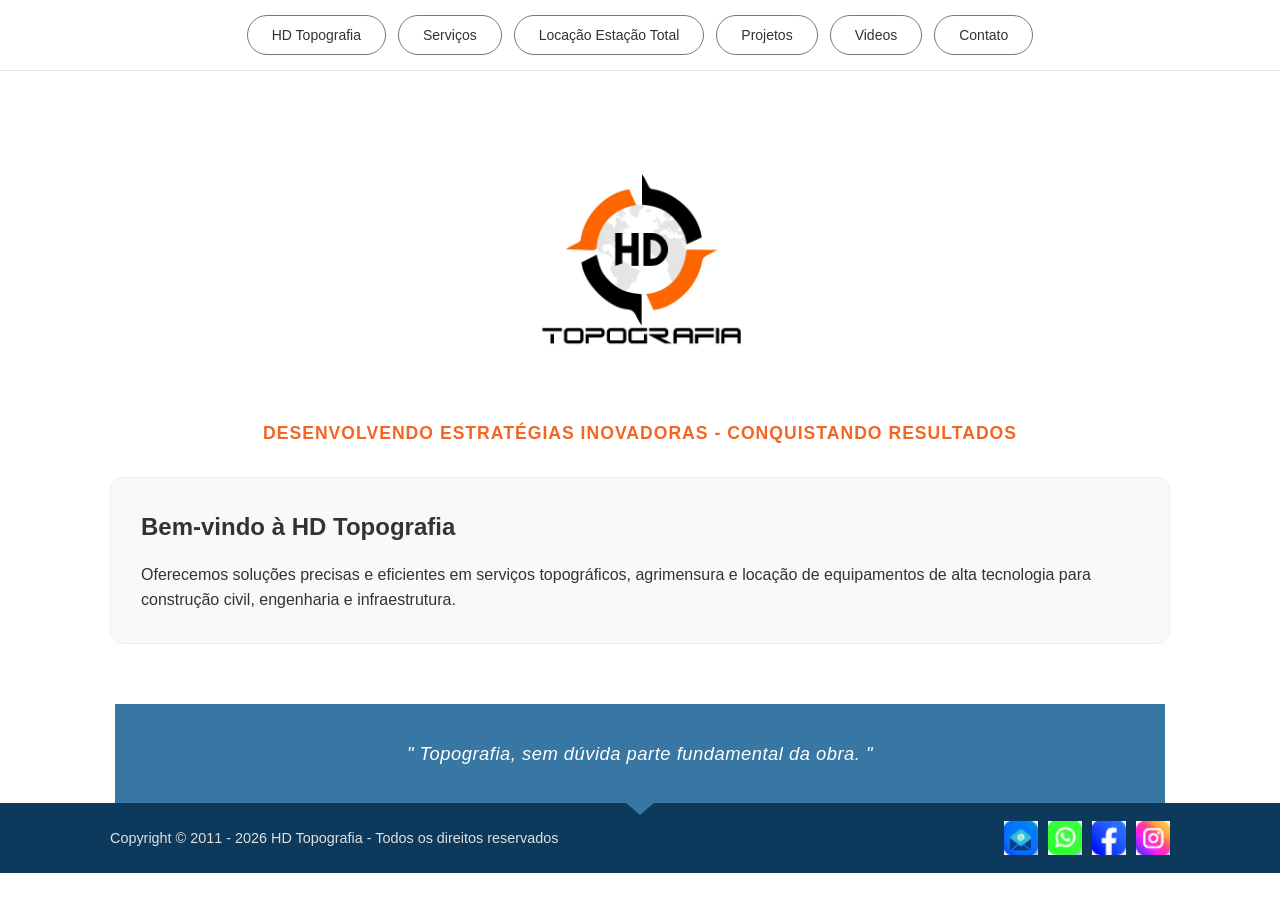
<file: index.html>
<!DOCTYPE html>
<html lang="pt-BR">
<head>
  <meta charset="UTF-8"> 
  <meta name="viewport" content="width=device-width, initial-scale=1.0">
  <title>HD Topografia - Home</title>
  <link rel="stylesheet" href="style.css">
</head>
<body>

  <header>
    <nav class="menu-container">
      <ul class="nav-menu">
        <li class="nav-item"><a href="index.html" class="nav-link">HD Topografia</a></li>
        <li class="nav-item"><a href="servicos.html" class="nav-link">Serviços</a></li>
        <li class="nav-item"><a href="locacao.html" class="nav-link">Locação Estação Total</a></li>
        <li class="nav-item"><a href="projetos.html" class="nav-link">Projetos</a></li>
        <li class="nav-item"><a href="videos.html" class="nav-link">Videos</a></li>
        <li class="nav-item"><a href="contato.html" class="nav-link">Contato</a></li>
      </ul>
    </nav>
  </header>

  <main class="container">
    <center><img src="logo_hdtopografia.jpg"width="300" height="300"></center>
    <p class="hero-subtitle">Desenvolvendo Estratégias Inovadoras - Conquistando Resultados</p>
    
    <div class="content-box">
      <h2>Bem-vindo à HD Topografia</h2>
      <p style="margin-top: 15px;">
        Oferecemos soluções precisas e eficientes em serviços topográficos, agrimensura e locação de equipamentos de alta tecnologia para construção civil, engenharia e infraestrutura.
      </p>
    </div>
  </main>

  <!-- RODAPÉ DA HD TOPOGRAFIA -->
<footer class="site-footer">

  <!-- 1. Banner azul com citação e seta centralizada -->
  <div class="footer-quote-banner">
    <p>" Topografia, sem dúvida parte fundamental da obra. "</p>
    <div class="banner-arrow"></div>
  </div>

  <!-- 3. Barra inferior escura com Direitos Autorais e Ícones Sociais -->
  <div class="footer-bottom-bar">
    <div class="footer-bottom-content">
      <p class="copyright">
        Copyright &copy; 2011 - <span id="current-year"></span> HD Topografia - Todos os direitos reservados
      </p>
      
      <div class="social-icons">
        <a href="mailto:contato@hdtopografia.com.br" aria-label="E-mail" class="social-icon mail"><img src="e-mail.jpg" width="300"><i class="fas fa-envelope"></i></a>
        <a href="https://wa.me/5531987828593" target="_blank" aria-label="WhatsApp" class="social-icon whatsapp"><img src="whatsapp.jpg" width="300"><i class="fab fa-whatsapp"></i></a>
        <a href="https://www.facebook.com/hdtopografia" target="_blank" aria-label="Facebook" class="social-icon facebook"><img src="facebook.jpg" width="300"><i class="fab fa-facebook-f"></i></a>
        <a href="https://instagram.com/hd_topografia" target="_blank" aria-label="Instagram" class="social-icon instagram"><img src="instagran.jpg" width="300"><i class="fab fa-instagram"></i></a>
      </div>
    </div>
  </div>

</footer>

<!-- JavaScript para manter o ano de direitos autorais sempre atualizado -->
<script>
  document.getElementById('current-year').textContent = new Date().getFullYear();
</script>
  
</body>
</html>
</file>
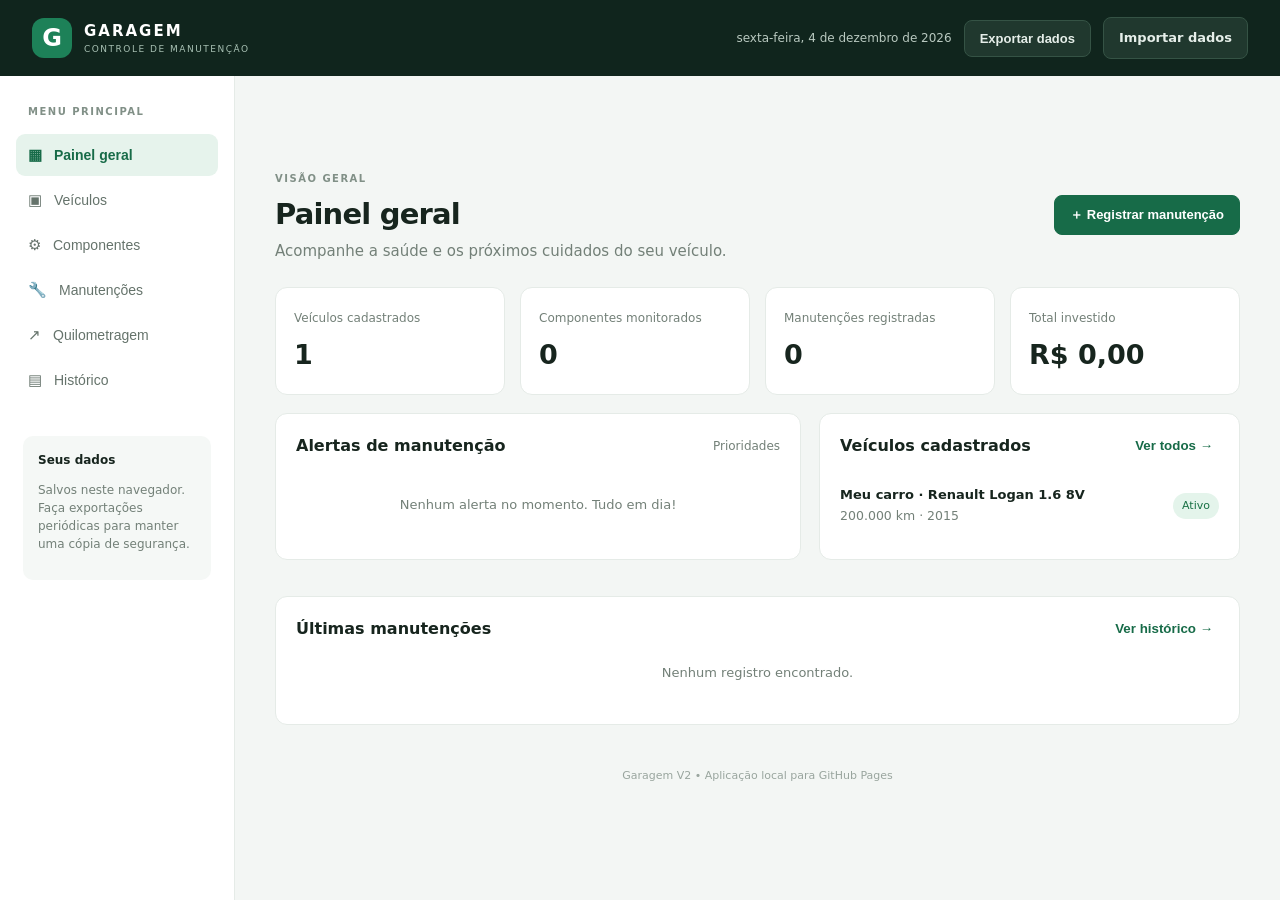
<file: garagem_github/index.html>
<!doctype html>
<html lang="pt-BR">
<head>
<meta charset="utf-8"><meta name="viewport" content="width=device-width,initial-scale=1">
<meta name="theme-color" content="#10251d"><title>Garagem — Controle de Manutenção</title>
<link rel="stylesheet" href="style.css">
</head>
<body>
<header class="topbar"><div class="brand"><div class="logo">G</div><div><strong>GARAGEM</strong><small>CONTROLE DE MANUTENÇÃO</small></div></div><div class="top-actions"><span id="today"></span><button class="btn ghost" id="exportBtn">Exportar dados</button><label class="btn ghost filebtn">Importar dados<input type="file" id="importFile" accept="application/json"></label></div></header>
<div class="layout"><aside class="sidebar"><div class="side-label">MENU PRINCIPAL</div><button class="nav active" data-page="dashboard">▦ <span>Painel geral</span></button><button class="nav" data-page="vehicles">▣ <span>Veículos</span></button><button class="nav" data-page="components">⚙ <span>Componentes</span></button><button class="nav" data-page="maintenance">🔧 <span>Manutenções</span></button><button class="nav" data-page="odometer">↗ <span>Quilometragem</span></button><button class="nav" data-page="history">▤ <span>Histórico</span></button><div class="side-note"><b>Seus dados</b><p>Salvos neste navegador. Faça exportações periódicas para manter uma cópia de segurança.</p></div></aside>
<main class="content"><section id="dashboard" class="page active"><div class="page-head"><div><span class="eyebrow">VISÃO GERAL</span><h1>Painel geral</h1><p>Acompanhe a saúde e os próximos cuidados do seu veículo.</p></div><button class="btn primary" data-go="maintenance">＋ Registrar manutenção</button></div><div class="stats" id="stats"></div><div class="cols"><div class="panel"><div class="panel-head"><h2>Alertas de manutenção</h2><span class="muted">Prioridades</span></div><div id="alerts" class="rows"></div></div><div class="panel"><div class="panel-head"><h2>Veículos cadastrados</h2><button class="link" data-go="vehicles">Ver todos →</button></div><div id="vehicleSummary" class="rows"></div></div></div><div class="panel"><div class="panel-head"><h2>Últimas manutenções</h2><button class="link" data-go="history">Ver histórico →</button></div><div id="recent" class="table-wrap"></div></div></section>
<section id="vehicles" class="page"><div class="page-head"><div><span class="eyebrow">GARAGEM</span><h1>Veículos</h1><p>Cadastre e acompanhe seus veículos.</p></div></div><div class="panel"><h2 id="vehicleFormTitle">Adicionar veículo</h2><form id="vehicleForm" class="form-grid"><input type="hidden" id="vehicleId"><label>Apelido<input id="vNick" required placeholder="Meu carro"></label><label>Marca<input id="vMake" placeholder="Renault"></label><label>Modelo<input id="vModel" required placeholder="Logan 1.6"></label><label>Ano<input id="vYear" type="number" min="1900" max="2100"></label><label>Quilometragem atual<input id="vKm" type="number" min="0" required placeholder="200000"></label><div class="form-actions"><button class="btn primary">Salvar veículo</button><button type="button" class="btn ghost" id="vehicleCancel">Limpar</button></div></form></div><div id="vehicleList" class="cards"></div></section>
<section id="components" class="page"><div class="page-head"><div><span class="eyebrow">PLANO PREVENTIVO</span><h1>Componentes</h1><p>Defina intervalos de troca por quilometragem e/ou tempo.</p></div></div><div class="panel"><h2 id="componentFormTitle">Novo componente</h2><form id="componentForm" class="form-grid"><input type="hidden" id="componentId"><label>Veículo<select id="cVehicle" required></select></label><label>Componente<input id="cName" required placeholder="Óleo do motor"></label><label>Intervalo (km)<input id="cIntervalKm" type="number" min="0" placeholder="10000"></label><label>Intervalo (dias)<input id="cIntervalDays" type="number" min="0" placeholder="180"></label><div class="form-actions"><button class="btn primary">Salvar componente</button><button type="button" class="btn ghost" id="componentCancel">Limpar</button></div></form></div><div id="componentList" class="cards"></div></section>
<section id="maintenance" class="page"><div class="page-head"><div><span class="eyebrow">REGISTRO DE SERVIÇOS</span><h1>Manutenções</h1><p>Registre trocas, serviços, custos e próximas revisões.</p></div></div><div class="panel"><h2 id="maintenanceFormTitle">Registrar manutenção</h2><form id="maintenanceForm" class="form-grid"><input type="hidden" id="maintenanceId"><label>Veículo<select id="mVehicle" required></select></label><label>Componente<select id="mComponent"></select></label><label>Serviço / peça<input id="mName" required placeholder="Troca de óleo e filtro"></label><label>Data<input id="mDate" type="date" required></label><label>Quilometragem<input id="mKm" type="number" min="0" required></label><label>Próxima troca (km)<input id="mNextKm" type="number" min="0" placeholder="Opcional"></label><label>Próxima troca (data)<input id="mNextDate" type="date"></label><label>Marca / modelo<input id="mBrand" placeholder="Opcional"></label><label>Custo das peças (R$)<input id="mParts" type="number" min="0" step="0.01" value="0"></label><label>Mão de obra (R$)<input id="mLabor" type="number" min="0" step="0.01" value="0"></label><label class="wide">Observações<textarea id="mNotes" rows="2" placeholder="Detalhes do serviço..."></textarea></label><div class="form-actions"><button class="btn primary">Salvar manutenção</button><button type="button" class="btn ghost" id="maintenanceCancel">Limpar</button></div></form></div><div class="panel"><h2>Registros</h2><div id="maintenanceList" class="table-wrap"></div></div></section>
<section id="odometer" class="page"><div class="page-head"><div><span class="eyebrow">ACOMPANHAMENTO</span><h1>Quilometragem</h1><p>Atualize o hodômetro a cada 15 dias para manter os alertas precisos.</p></div></div><div class="panel"><h2>Registrar quilometragem</h2><form id="odoForm" class="form-grid"><label>Veículo<select id="oVehicle" required></select></label><label>Data<input id="oDate" type="date" required></label><label>Quilometragem atual<input id="oKm" type="number" min="0" required></label><div class="form-actions"><button class="btn primary">Salvar leitura</button></div></form></div><div class="panel"><h2>Leituras registradas</h2><div id="odoList" class="table-wrap"></div></div></section>
<section id="history" class="page"><div class="page-head"><div><span class="eyebrow">CONSULTA</span><h1>Histórico</h1><p>Consulte os serviços realizados e os custos acumulados.</p></div></div><div class="panel"><div id="historyList" class="table-wrap"></div></div></section>
<footer>Garagem V2 • Aplicação local para GitHub Pages</footer></main></div><div id="toast" class="toast"></div><script src="app.js"></script></body></html>
</file>
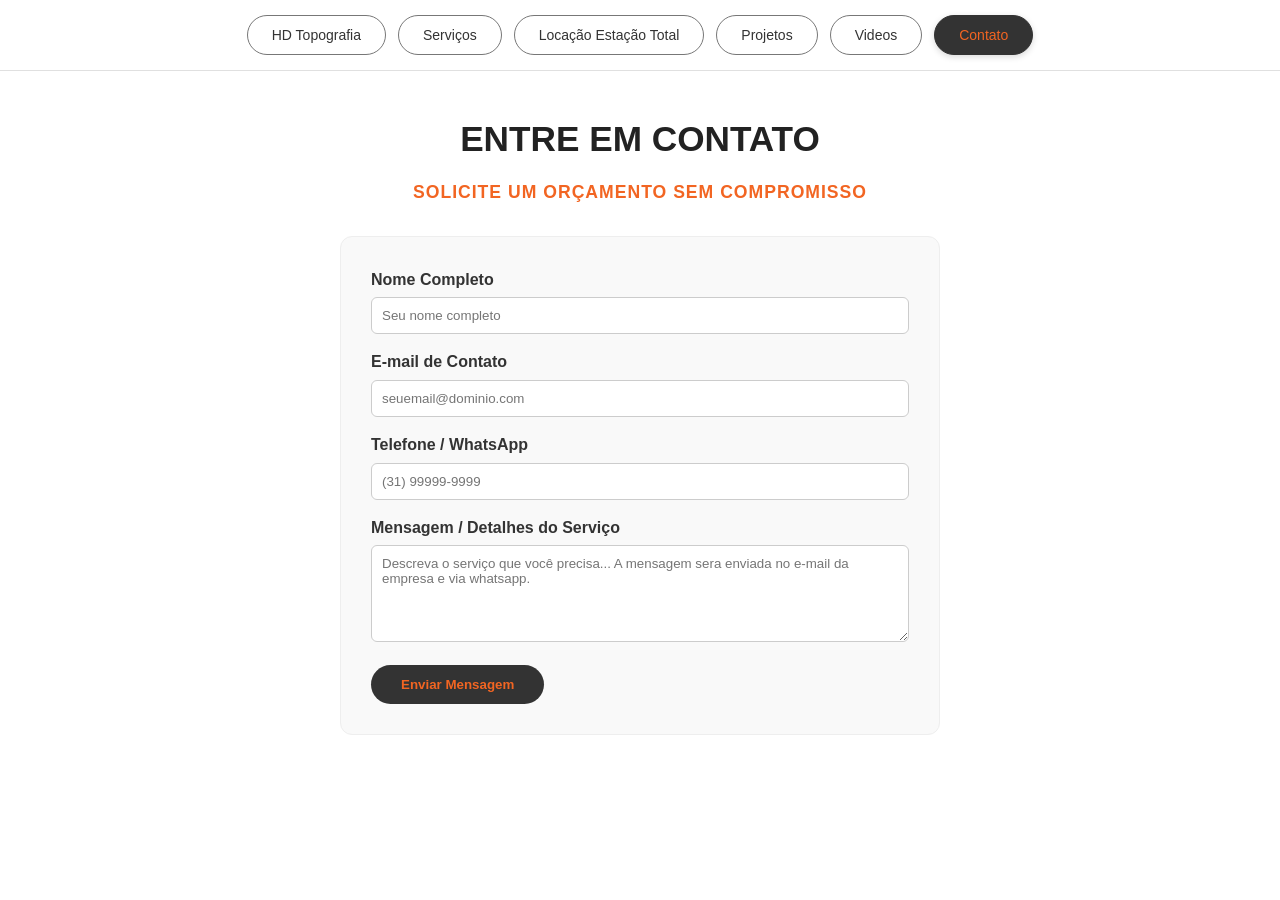
<file: contato.html>
<!DOCTYPE html>
<html lang="pt-BR">
<head>
  <meta charset="UTF-8">
  <meta name="viewport" content="width=device-width, initial-scale=1.0">
  <title>Contato - HD Topografia</title>
  <link rel="stylesheet" href="style.css"> 
</head>
<body>

  <header>
    <nav class="menu-container">
      <ul class="nav-menu">
        <li class="nav-item"><a href="index.html" class="nav-link">HD Topografia</a></li>
        <li class="nav-item"><a href="servicos.html" class="nav-link">Serviços</a></li>
        <li class="nav-item"><a href="locacao.html" class="nav-link">Locação Estação Total</a></li>
        <li class="nav-item"><a href="projetos.html" class="nav-link">Projetos</a></li>
        <li class="nav-item"><a href="videos.html" class="nav-link">Videos</a></li>
        <li class="nav-item"><a href="contato.html" class="nav-link active">Contato</a></li>
      </ul>
    </nav>
  </header>

  <main class="container">
    <h1 class="hero-title">Entre em Contato</h1>
    <p class="hero-subtitle">Solicite um Orçamento sem Compromisso</p>

    <div class="content-box" style="max-width: 600px; margin: 0 auto;">
      
      <!-- Mensagens de confirmação e erro -->
      <div id="msg-sucesso" style="display: none; color: #155724; background-color: #d4edda; border: 1px solid #c3e6cb; padding: 15px; border-radius: 6px; margin-bottom: 20px; font-weight: 600; text-align: center;">
        ✓ Mensagem enviada com sucesso! Entraremos em contato em breve.
      </div>
      
      <div id="msg-erro" style="display: none; color: #721c24; background-color: #f8d7da; border: 1px solid #f5c6cb; padding: 15px; border-radius: 6px; margin-bottom: 20px; text-align: center;">
        ✕ Ocorreu um erro ao enviar sua mensagem. Por favor, tente novamente.
      </div>

      <!-- Formulário -->
      <form id="hd-contato-form">
        
        <div class="form-group">
          <label for="nome">Nome Completo</label>
          <input type="text" id="nome" name="nome" placeholder="Seu nome completo" required>
        </div>
        
        <div class="form-group">
          <label for="email">E-mail de Contato</label>
          <input type="email" id="email" name="email" placeholder="seuemail@dominio.com" required>
        </div>

        <div class="form-group">
          <label for="telefone">Telefone / WhatsApp</label>
          <input type="tel" id="telefone" name="telefone" placeholder="(31) 99999-9999" required>
        </div>

        <div class="form-group">
          <label for="mensagem">Mensagem / Detalhes do Serviço</label>
          <textarea id="mensagem" name="message" rows="5" placeholder="Descreva o serviço que você precisa... A mensagem sera enviada no e-mail da empresa e via whatsapp." required></textarea>
        </div>

        <button type="submit" class="btn-submit" id="btn-enviar">Enviar Mensagem</button>
      </form>
    </div>
  </main>

  <!-- Script customizado para envio duplo (WhatsApp + Formspree) -->
  <script>
    document.getElementById('hd-contato-form').addEventListener('submit', async function(event) {
        event.preventDefault(); // Impede o recarregamento da página

        const form = event.target;
        const formData = new FormData(form);
        const btnSubmit = document.getElementById('btn-enviar');
        const divSucesso = document.getElementById('msg-sucesso');
        const divErro = document.getElementById('msg-erro');

        // Extrai os dados preenchidos
        const nome = formData.get('nome');
        const email = formData.get('email');
        const telefone = formData.get('telefone');
        const mensagem = formData.get('message');

        // Reseta as mensagens e altera o botão
        divSucesso.style.display = 'none';
        divErro.style.display = 'none';
        btnSubmit.disabled = true;
        btnSubmit.textContent = 'Processando...';

        // 1. Montar e abrir o WhatsApp imediatamente
        // COLOQUE SEU NÚMERO AQUI (Código do país 55 + DDD 31 + Número)
        const numeroWhatsApp = "5531987828593"; 
        
        const textoWhatsApp = `*Novo Pedido de Orçamento - HD Topografia*%0A%0A*Nome:* ${nome}%0A*E-mail:* ${email}%0A*Telefone:* ${telefone}%0A*Mensagem:* ${mensagem}`;
        const linkWhatsApp = `https://wa.me/${numeroWhatsApp}?text=${textoWhatsApp}`;
        
        // Abre o WhatsApp em nova aba
        window.open(linkWhatsApp, '_blank');

        // 2. Enviar silenciosamente para o Formspree (seu endpoint mgaobykz)
        try {
            const response = await fetch('https://formspree.io/f/mgaobykz', {
                method: 'POST',
                body: formData,
                headers: {
                    'Accept': 'application/json'
                }
            });

            if (response.ok) {
                // Se o email foi enviado com sucesso
                form.reset();
                divSucesso.style.display = 'block';
            } else {
                // Se houve erro no Formspree
                divErro.style.display = 'block';
            }
        } catch (error) {
            console.error("Erro na requisição:", error);
            divErro.style.display = 'block';
        } finally {
            // Restaura o botão
            btnSubmit.disabled = false;
            btnSubmit.textContent = 'Enviar Mensagem';
        }
    });
  </script>

</body>
</html>
</file>
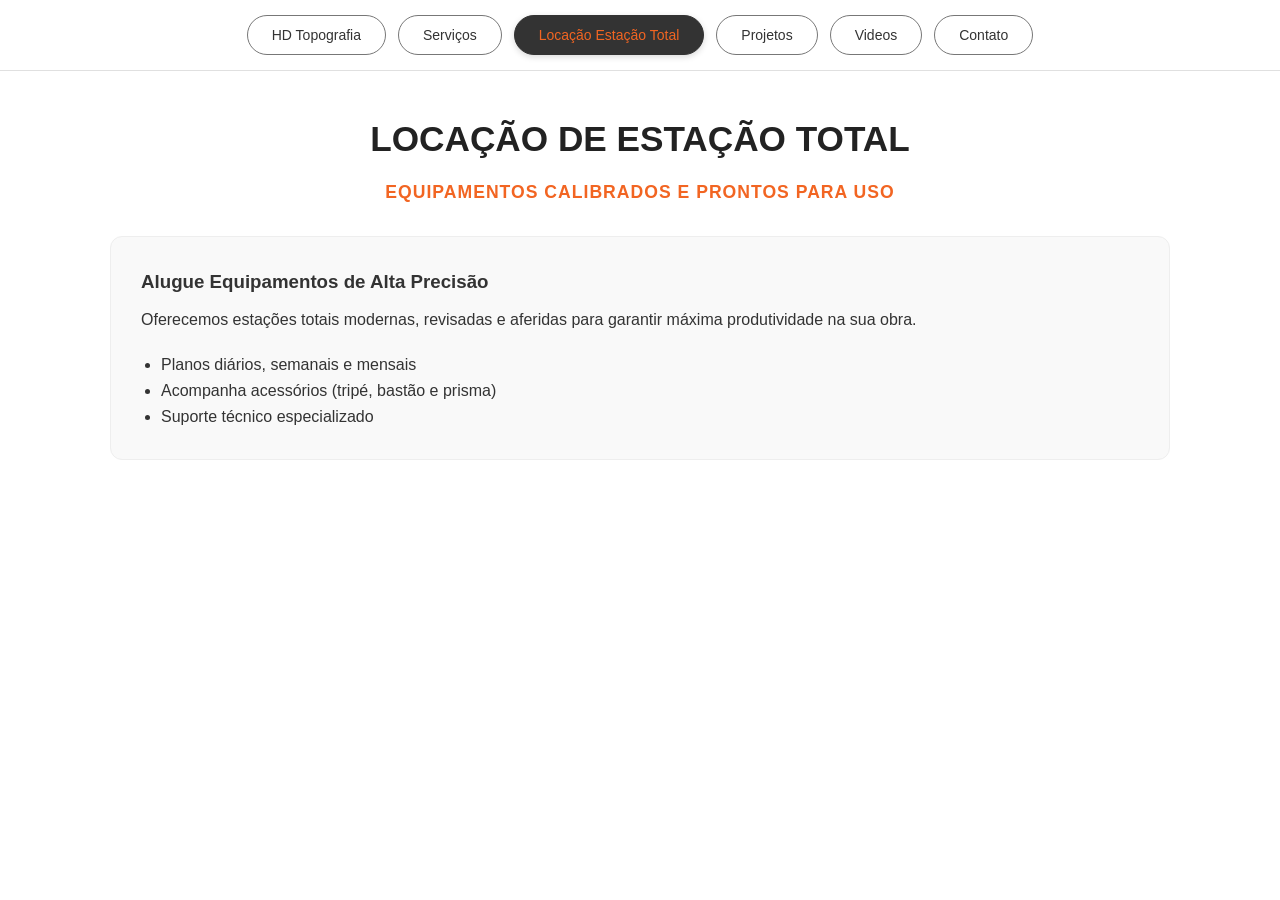
<file: locacao.html>
<!DOCTYPE html>
<html lang="pt-BR">
<head>
  <meta charset="UTF-8">
  <meta name="viewport" content="width=device-width, initial-scale=1.0">
  <title>Locação Estação Total - HD Topografia</title>
  <link rel="stylesheet" href="style.css">
</head>
<body>

  <header>
    <nav class="menu-container">
      <ul class="nav-menu">
        <li class="nav-item"><a href="index.html" class="nav-link">HD Topografia</a></li>
        <li class="nav-item"><a href="servicos.html" class="nav-link">Serviços</a></li>
        <li class="nav-item"><a href="locacao.html" class="nav-link active">Locação Estação Total</a></li>
        <li class="nav-item"><a href="projetos.html" class="nav-link">Projetos</a></li>
        <li class="nav-item"><a href="videos.html" class="nav-link">Videos</a></li>
        <li class="nav-item"><a href="contato.html" class="nav-link">Contato</a></li>
      </ul>
    </nav>
  </header>

  <main class="container">
    <h1 class="hero-title">Locação de Estação Total</h1>
    <p class="hero-subtitle">Equipamentos Calibrados e Prontos para Uso</p>

    <div class="content-box">
      <h3>Alugue Equipamentos de Alta Precisão</h3>
      <p style="margin-top: 10px;">Oferecemos estações totais modernas, revisadas e aferidas para garantir máxima produtividade na sua obra.</p>
      <ul style="margin: 20px 0 0 20px;">
        <li>Planos diários, semanais e mensais</li>
        <li>Acompanha acessórios (tripé, bastão e prisma)</li>
        <li>Suporte técnico especializado</li>
      </ul>
    </div>
  </main>

</body>
</html>
</file>
<file: style.css>
/* Reset Básico */
* {
  margin: 0;
  padding: 0;
  box-sizing: border-box;
  font-family: 'Segoe UI', Tahoma, Geneva, Verdana, sans-serif;
}

body {
  background-color: #ffffff;
  color: #333333;
  line-height: 1.6;
}

/* Header & Menu */
header {
  width: 100%;
  background-color: #ffffff;
  border-bottom: 1px solid #e0e0e0;
  padding: 15px 0;
}

.menu-container {
  max-width: 1200px;
  margin: 0 auto;
  display: flex;
  justify-content: center;
  padding: 0 15px;
}

.nav-menu {
  list-style: none;
  display: flex;
  flex-wrap: wrap;
  gap: 12px;
  justify-content: center;
  align-items: center;
}

.nav-item .nav-link {
  display: inline-block;
  padding: 8px 24px;
  text-decoration: none;
  color: #333333;
  font-size: 14px;
  font-weight: 500;
  background-color: #ffffff;
  border: 1px solid #777777;
  border-radius: 50px;
  transition: all 0.25s ease-in-out;
}

/* Hover e Link Ativo */
.nav-item .nav-link:hover,
.nav-item .nav-link.active {
  background-color: #333333;
  color: #f26522; /* Laranja HD Topografia */
  border-color: #333333;
  box-shadow: 0 2px 6px rgba(0, 0, 0, 0.15);
}

/* Estrutura de Conteúdo */
.container {
  max-width: 1100px;
  margin: 40px auto;
  padding: 0 20px;
  text-align: center;
}

.hero-title {
  font-size: 2.2rem;
  color: #222;
  margin-bottom: 10px;
  text-transform: uppercase;
}

.hero-subtitle {
  font-size: 1.1rem;
  color: #f26522;
  font-weight: 600;
  letter-spacing: 1px;
  margin-bottom: 30px;
  text-transform: uppercase;
}

.content-box {
  background: #f9f9f9;
  border: 1px solid #eee;
  padding: 30px;
  border-radius: 12px;
  text-align: left;
  margin-top: 20px;
}

/* Grids e Elementos Específicos */
.grid-cards {
  display: grid;
  grid-template-columns: repeat(auto-fit, minmax(280px, 1fr));
  gap: 20px;
  margin-top: 25px;
}

.card {
  background: #fff;
  border: 1px solid #ddd;
  border-radius: 8px;
  padding: 20px;
  text-align: center;
}

.card h3 {
  color: #f26522;
  margin-bottom: 10px;
}

/* Formulário de Contato */
.form-group {
  margin-bottom: 15px;
  text-align: left;
}

.form-group label {
  display: block;
  margin-bottom: 5px;
  font-weight: 600;
}

.form-group input,
.form-group textarea {
  width: 100%;
  padding: 10px;
  border: 1px solid #ccc;
  border-radius: 6px;
}

.btn-submit {
  background-color: #333;
  color: #f26522;
  padding: 12px 30px;
  border: none;
  border-radius: 50px;
  font-weight: bold;
  cursor: pointer;
  transition: 0.3s;
}

.btn-submit:hover {
  background-color: #f26522;
  color: #fff;
}

/* ============================================================
   ESTILOS DO RODAPÉ (FOOTER)
   ============================================================ */
.site-footer {
  width: 100%;
  margin-top: 60px;
}

/* 1. Banner de Citação (Azul Médio) */
.footer-quote-banner {
  background-color: #3876a3;
  color: #ffffff;
  text-align: center;
  padding: 35px 20px;
  position: relative;
  max-width: 1050px;
  margin: 0 auto;
}

.footer-quote-banner p {
  font-size: 1.15rem;
  font-style: italic;
  font-weight: 500;
  letter-spacing: 0.5px;
}

/* Triângulo indicador abaixo da citação */
.banner-arrow {
  position: absolute;
  bottom: -12px;
  left: 50%;
  transform: translateX(-50%);
  width: 0;
  height: 0;
  border-left: 14px solid transparent;
  border-right: 14px solid transparent;
  border-top: 12px solid #3876a3;
}

/* 2. Informações de Contato */
.footer-contact-info {
  text-align: center;
  padding: 30px 20px 25px 20px;
  color: #333333;
}

.footer-contact-info .phone {
  font-size: 1.1rem;
  font-weight: 600;
  margin-bottom: 4px;
}

.footer-contact-info .email a {
  color: #333333;
  text-decoration: none;
  font-size: 1rem;
  transition: color 0.2s;
}

.footer-contact-info .email a:hover {
  color: #f26522;
  text-decoration: underline;
}

/* 3. Barra Inferior Escura (Azul Escuro HD) */
.footer-bottom-bar {
  background-color: #0d3a5c;
  color: #ffffff;
  padding: 18px 0;
  width: 100%;
}

.footer-bottom-content {
  max-width: 1100px;
  margin: 0 auto;
  padding: 0 20px;
  display: flex;
  justify-content: space-between;
  align-items: center;
  flex-wrap: wrap;
  gap: 15px;
}

.footer-bottom-content .copyright {
  font-size: 0.9rem;
  color: #e0e0e0;
}

/* Ícones Sociais Quadrados Arredondados */
.social-icons {
  display: flex;
  gap: 10px;
  align-items: center;
}

.social-icon {
  display: flex;
  align-items: center;
  justify-content: center;
  width: 34px;
  height: 34px;
  border-radius: 6px;
  color: #ffffff;
  text-decoration: none;
  font-size: 16px;
  transition: all 0.25s ease-in-out;
}

/* Cores dos Ícones com Identidade Visual da Imagem */
.social-icon.mail { background-color: #3876a3; }
.social-icon.whatsapp { background-color: #25d366; }
.social-icon.facebook { background-color: #3b5998; }
.social-icon.instagram { background-color: #c13584; }

/* Efeito ao passar o mouse */
.social-icon:hover {
  transform: translateY(-3px);
  filter: brightness(1.2);
  box-shadow: 0 4px 10px rgba(0, 0, 0, 0.3);
}

/* Ajuste Responsivo para Celulares */
@media (max-width: 768px) {
  .footer-bottom-content {
    flex-direction: column;
    text-align: center;
}
/* ==========================================
   ESTILOS DA PÁGINA DE VÍDEOS
   ========================================== */

.videos-header {
  text-align: center;
  margin-bottom: 40px;
}

.videos-title {
  font-size: 2.8rem;
  color: #6da2cc; /* Tom de azul suave idêntico à imagem original */
  font-weight: 300;
  letter-spacing: 1px;
}

.videos-title-bar {
  width: 90px;
  height: 5px;
  background-color: #6da2cc;
  margin: 12px auto 25px auto;
  border-radius: 2px;
}

.videos-intro {
  color: #4a5568;
  font-size: 1.1rem;
  line-height: 1.7;
  max-width: 750px;
  margin: 0 auto;
}

/* Grade e Cards de Vídeo */
.videos-grid {
  display: grid;
  grid-template-columns: repeat(auto-fill, minmax(320px, 1fr));
  gap: 30px;
  margin-bottom: 60px;
}

.video-card {
  background: #ffffff;
  border: 1px solid #e2e8f0;
  border-radius: 8px;
  overflow: hidden;
  box-shadow: 0 4px 12px rgba(0, 0, 0, 0.05);
  transition: transform 0.25s ease, box-shadow 0.25s ease;
  display: flex;
  flex-direction: column;
}

.video-card:hover {
  transform: translateY(-4px);
  box-shadow: 0 8px 20px rgba(0, 0, 0, 0.1);
}

.video-thumbnail {
  position: relative;
  width: 100%;
  aspect-ratio: 16 / 9;
  background-color: #1e293b;
  overflow: hidden;
}

.video-thumbnail img {
  width: 100%;
  height: 100%;
  object-fit: cover;
}

/* Overlay do botão Play */
.play-overlay {
  position: absolute;
  top: 0;
  left: 0;
  width: 100%;
  height: 100%;
  background: rgba(0, 0, 0, 0.35);
  display: flex;
  justify-content: center;
  align-items: center;
  color: #ffffff;
  font-size: 2.2rem;
  text-decoration: none;
  opacity: 0.9;
  transition: background 0.25s ease, opacity 0.25s ease;
}

.video-card:hover .play-overlay {
  background: rgba(242, 101, 34, 0.7); /* Laranja da HD Topografia no hover */
  opacity: 1;
}

/* Título e Botão de Download */
.video-info {
  padding: 18px 20px;
  display: flex;
  justify-content: space-between;
  align-items: center;
  gap: 12px;
  flex-grow: 1;
}

.video-card-title {
  font-size: 1rem;
  color: #2d3748;
  font-weight: 500;
  line-height: 1.4;
  margin: 0;
}

.btn-download-material {
  background-color: #f1f5f9;
  color: #475569;
  width: 36px;
  height: 36px;
  border-radius: 6px;
  display: flex;
  align-items: center;
  justify-content: center;
  text-decoration: none;
  flex-shrink: 0;
  transition: background 0.2s, color 0.2s;
}

.btn-download-material:hover {
  background-color: #3b7ea1;
  color: #ffffff;
}

/* Responsividade Mobile */
@media (max-width: 640px) {
  .videos-title {
    font-size: 2.2rem;
  }

  .videos-intro {
    font-size: 0.98rem;
    padding: 0 10px;
  }

  .videos-grid {
    grid-template-columns: 1fr;
    gap: 20px;
}
/* ==========================================
   ESTILOS DA PÁGINA DE PROJETOS
   ========================================== */

.projects-header {
  text-align: center;
  margin-bottom: 45px;
}

.projects-title {
  font-size: 2.8rem;
  color: #6da2cc; /* Tom de azul suave igual das imagens */
  font-weight: 300;
  letter-spacing: 2px;
  text-transform: uppercase;
}

.projects-title-bar {
  width: 100px;
  height: 5px;
  background-color: #6da2cc;
  margin: 12px auto 0 auto;
  border-radius: 2px;
}

/* Container dos Cards de Projeto */
.projects-list {
  display: flex;
  flex-direction: column;
  gap: 50px;
  max-width: 850px;
  margin: 0 auto 60px auto;
}

.project-card {
  background: #ffffff;
  border: 1px solid #e2e8f0;
  border-radius: 8px;
  overflow: hidden;
  box-shadow: 0 4px 15px rgba(0, 0, 0, 0.04);
  transition: transform 0.25s ease, box-shadow 0.25s ease;
}

.project-card:hover {
  transform: translateY(-3px);
  box-shadow: 0 8px 25px rgba(0, 0, 0, 0.08);
}

.project-image {
  width: 100%;
  max-height: 450px;
  overflow: hidden;
  background-color: #f8fafc;
}

.project-image img {
  width: 100%;
  height: 100%;
  object-fit: cover;
  display: block;
}

.project-content {
  padding: 30px;
}

.project-item-title {
  font-size: 1.8rem;
  color: #518bb8; /* Tom azul idêntico aos títulos das imagens */
  font-weight: 400;
  margin-bottom: 18px;
  line-height: 1.3;
}

.project-content p {
  color: #3b4656;
  font-size: 1.05rem;
  line-height: 1.75;
  margin-bottom: 15px;
}

.project-content p:last-child {
  margin-bottom: 0;
}

/* Responsividade Mobile */
@media (max-width: 640px) {
  .projects-title {
    font-size: 2.2rem;
  }

  .project-content {
    padding: 20px;
  }

  .project-item-title {
    font-size: 1.4rem;
  }

  .project-content p {
    font-size: 0.98rem;
}
</file>
<file: garagem_github/style.css>
:root{--bg:#f3f6f4;--ink:#17251e;--muted:#738078;--green:#176b48;--green2:#e6f3ec;--line:#e5ebe7;--white:#fff;--red:#b83d3d;--amber:#a66a10}*{box-sizing:border-box}body{margin:0;background:var(--bg);color:var(--ink);font:15px/1.5 Inter,system-ui,-apple-system,Segoe UI,sans-serif}.topbar{height:76px;background:#10251d;color:#fff;display:flex;align-items:center;justify-content:space-between;padding:0 32px;position:sticky;top:0;z-index:5}.brand{display:flex;align-items:center;gap:12px}.logo{width:40px;height:40px;border-radius:12px;background:#1d8158;display:grid;place-items:center;font-size:24px;font-weight:800}.brand strong{display:block;letter-spacing:2px}.brand small{display:block;color:#a8c1b4;font-size:9px;letter-spacing:1.5px}.top-actions{display:flex;align-items:center;gap:12px;color:#b9c9c0;font-size:12px}.layout{display:flex;min-height:calc(100vh - 76px)}.sidebar{width:235px;background:#fff;border-right:1px solid var(--line);padding:28px 16px;flex-shrink:0}.side-label,.eyebrow{font-size:10px;letter-spacing:1.5px;font-weight:800;color:#819087}.side-label{padding:0 12px 12px}.nav{display:flex;align-items:center;gap:12px;width:100%;border:0;background:transparent;color:#65736b;padding:12px;border-radius:9px;text-align:left;margin:3px 0;cursor:pointer;font-size:15px}.nav span{font-size:14px}.nav.active,.nav:hover{background:var(--green2);color:var(--green);font-weight:700}.side-note{margin:35px 7px 0;padding:15px;background:#f5f8f6;border-radius:10px;font-size:12px;color:var(--muted)}.side-note b{color:var(--ink)}.content{max-width:1440px;width:100%;padding:34px 40px;margin:auto}.page{display:none}.page.active{display:block}.page-head{display:flex;justify-content:space-between;align-items:center;margin-bottom:24px}.page-head h1{font-size:29px;margin:4px 0;font-weight:750;letter-spacing:-.8px}.page-head p{margin:0;color:var(--muted)}.btn{border:1px solid var(--line);padding:10px 15px;border-radius:8px;font-weight:650;cursor:pointer;font-size:13px;display:inline-flex;align-items:center;justify-content:center}.btn.primary{background:var(--green);border-color:var(--green);color:#fff}.btn.ghost{background:#fff;color:#46544c}.topbar .btn.ghost{background:#20382e;border-color:#355345;color:#e5eee9}.filebtn input{display:none}.stats{display:grid;grid-template-columns:repeat(4,1fr);gap:15px;margin-bottom:18px}.stat{background:#fff;border:1px solid var(--line);border-radius:12px;padding:18px}.stat span{font-size:12px;color:var(--muted)}.stat strong{display:block;font-size:27px;margin-top:7px}.cols{display:grid;grid-template-columns:1.25fr 1fr;gap:18px;margin-bottom:18px}.panel{background:#fff;border:1px solid var(--line);border-radius:12px;padding:20px;margin-bottom:18px}.panel h2{font-size:16px;margin:0 0 17px}.panel-head{display:flex;justify-content:space-between;align-items:center}.panel-head h2{margin:0}.muted{font-size:12px;color:var(--muted)}.link{border:0;background:none;color:var(--green);font-weight:700;cursor:pointer}.rows{margin-top:15px}.rowitem{padding:12px 0;border-top:1px solid var(--line);display:flex;justify-content:space-between;gap:15px;align-items:center}.rowitem:first-child{border-top:0}.rowitem b{display:block;font-size:13px}.rowitem small{color:var(--muted)}.pill{font-size:11px;padding:5px 9px;border-radius:30px;background:#edf2ef;color:#637169;white-space:nowrap}.pill.ok{background:#e4f4eb;color:#187044}.pill.warn{background:#fff3dc;color:#98600a}.pill.bad{background:#fde9e8;color:#ad3333}.table-wrap{overflow-x:auto}table{width:100%;border-collapse:collapse;min-width:600px}th,td{text-align:left;padding:12px 10px;border-bottom:1px solid var(--line);font-size:13px}th{font-size:10px;color:#7a8980;letter-spacing:.8px;text-transform:uppercase}td{color:#46534b}.actions{display:flex;gap:6px}.action{border:0;background:#f1f5f2;color:#456252;border-radius:6px;padding:6px 8px;cursor:pointer}.action.del{color:var(--red)}.form-grid{display:grid;grid-template-columns:repeat(3,minmax(0,1fr));gap:14px}.form-grid label{font-size:12px;font-weight:650;color:#59675f;display:flex;flex-direction:column;gap:6px}.form-grid input,.form-grid select,.form-grid textarea{width:100%;border:1px solid #dce5df;border-radius:7px;padding:10px 11px;font:14px inherit;color:var(--ink);background:#fff;outline-color:#4b9a73}.wide{grid-column:1/-1}.form-actions{display:flex;align-items:end;gap:8px}.cards{display:grid;grid-template-columns:repeat(2,minmax(0,1fr));gap:14px}.itemcard{background:#fff;border:1px solid var(--line);border-radius:11px;padding:17px}.itemcard h3{margin:0 0 5px;font-size:15px}.itemcard p{margin:4px 0;color:var(--muted);font-size:12px}.card-actions{display:flex;gap:7px;margin-top:12px}.empty{padding:22px;text-align:center;color:var(--muted);font-size:13px}.toast{position:fixed;bottom:22px;right:22px;background:#10251d;color:#fff;padding:12px 18px;border-radius:8px;opacity:0;transform:translateY(8px);transition:.2s;pointer-events:none;z-index:10}.toast.show{opacity:1;transform:none}footer{text-align:center;color:#99a59e;font-size:11px;padding:25px}@media(max-width:900px){.sidebar{width:190px}.content{padding:25px 20px}.stats{grid-template-columns:repeat(2,1fr)}.cols{grid-template-columns:1fr}}@media(max-width:620px){.topbar{padding:0 14px;height:66px}.top-actions #today{display:none}.brand strong{font-size:13px}.layout{display:block}.sidebar{width:100%;display:flex;overflow:auto;padding:8px;border-right:0;border-bottom:1px solid var(--line);gap:4px}.side-label,.side-note{display:none}.nav{white-space:nowrap;width:auto;padding:10px;font-size:12px}.nav span{font-size:12px}.content{padding:22px 13px}.page-head{align-items:flex-start;gap:12px;flex-direction:column}.page-head h1{font-size:25px}.form-grid,.cards{grid-template-columns:1fr}.wide{grid-column:auto}.stats{gap:9px}.stat{padding:13px}.stat strong{font-size:22px}.panel{padding:15px}.top-actions .btn{font-size:11px;padding:8px}}
</file>
